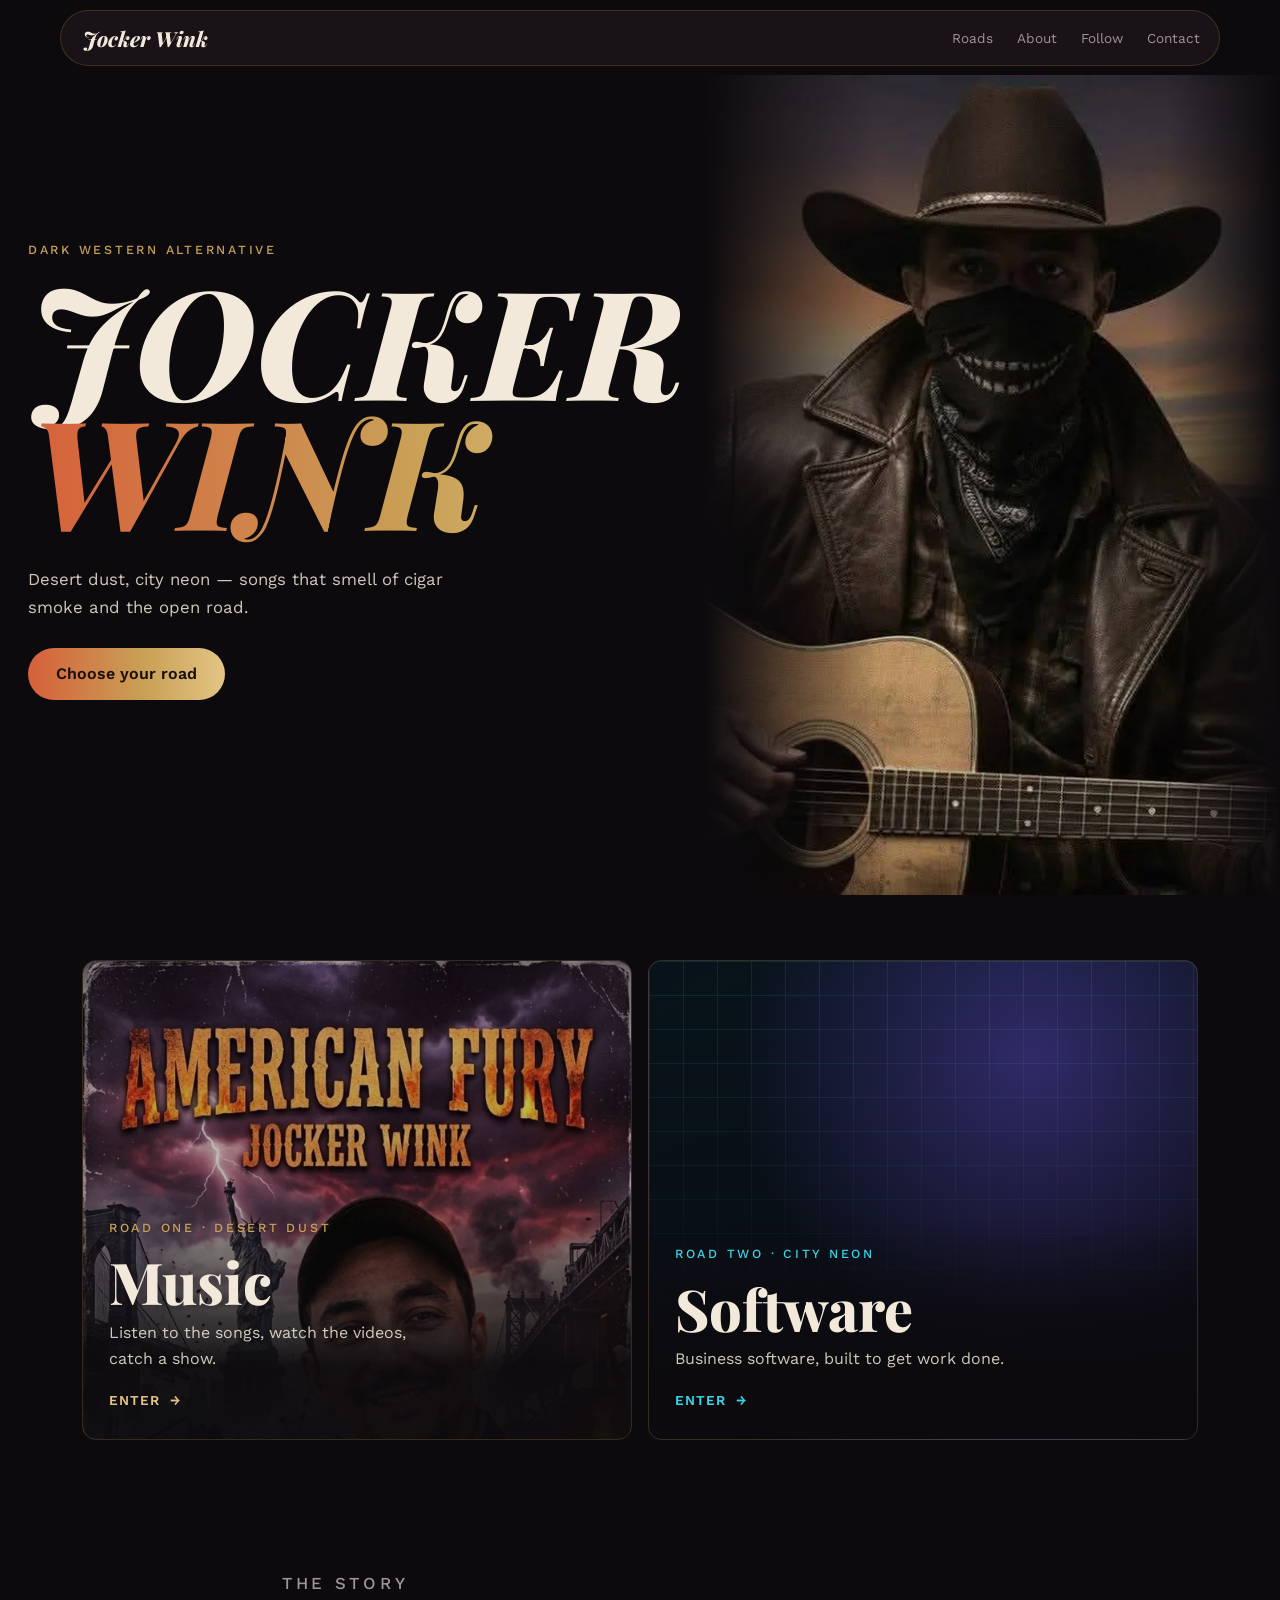
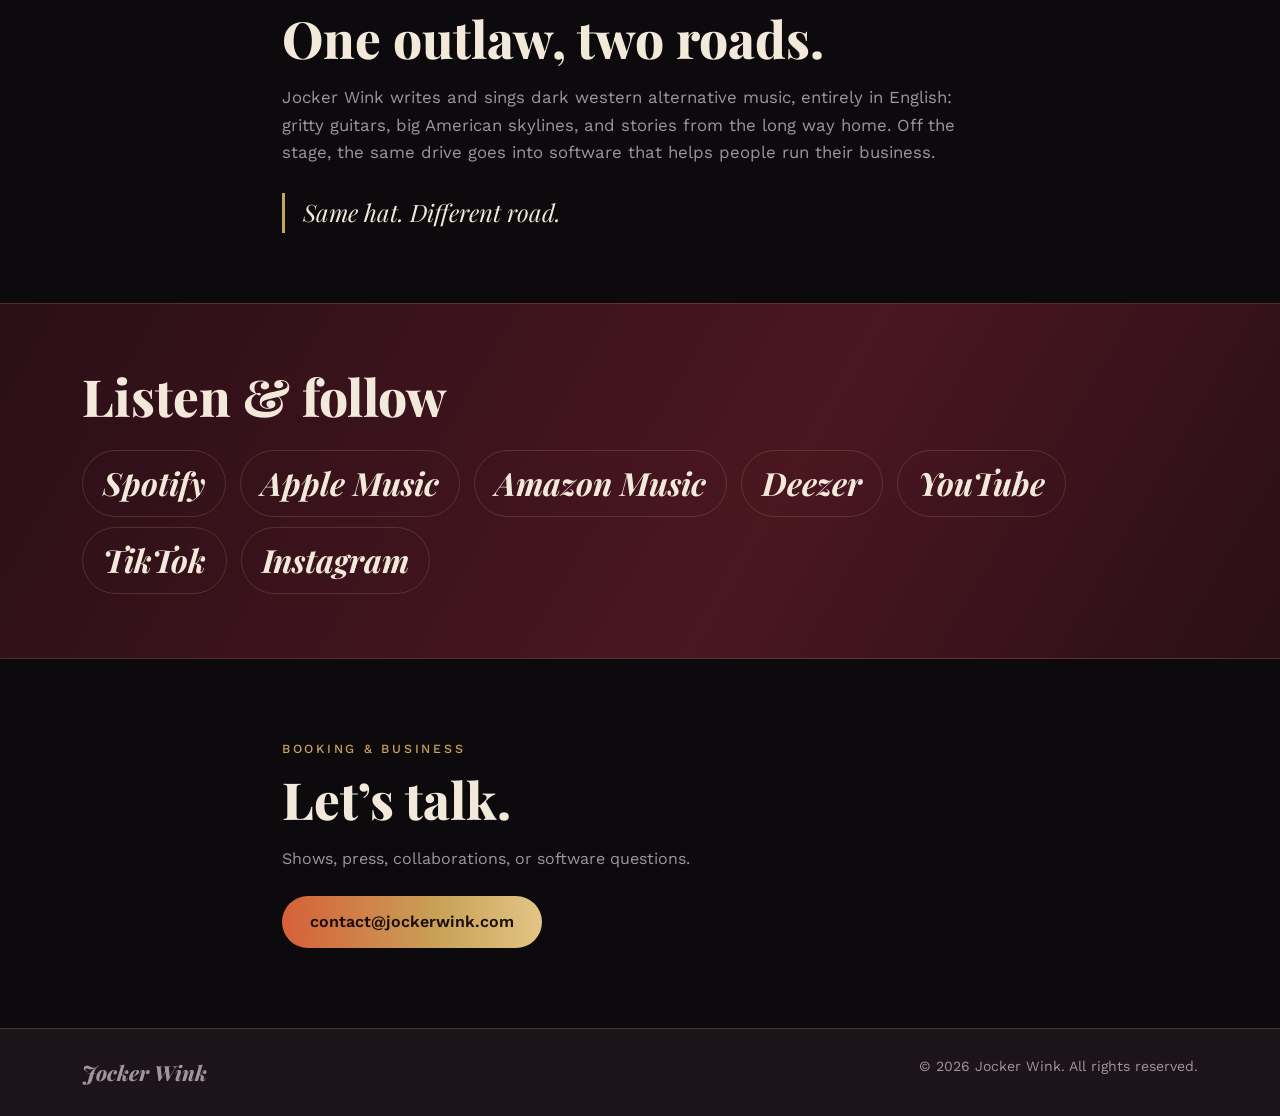
<file: index.html>
<!doctype html>
<html lang="en">
<head>
<meta charset="utf-8">
<meta name="viewport" content="width=device-width, initial-scale=1, viewport-fit=cover">
<title>Jocker Wink — Official Site</title>
<meta name="description" content="The official home of Jocker Wink: dark western alternative music, plus software. Choose your road.">
<meta name="theme-color" content="#0c0a0d">
<link rel="canonical" href="https://jockerwink.com/">
<link rel="icon" href="/favicon.png">
<link rel="apple-touch-icon" href="/apple-touch-icon.png">
<meta property="og:type" content="website">
<meta property="og:title" content="Jocker Wink — Official Site">
<meta property="og:description" content="Dark western alternative music and software. Choose your road.">
<meta property="og:url" content="https://jockerwink.com/">
<meta property="og:image" content="https://jockerwink.com/img/hero.webp">
<meta name="twitter:card" content="summary_large_image">
<link rel="preconnect" href="https://fonts.googleapis.com">
<link rel="preconnect" href="https://fonts.gstatic.com" crossorigin>
<link rel="preload" as="image" href="/img/hero.webp">
<link href="https://fonts.googleapis.com/css2?family=Playfair+Display:ital,wght@0,700;0,800;1,800&family=Work+Sans:wght@400;500;600&display=swap" rel="stylesheet">
<link rel="stylesheet" href="/style.css">
<script type="application/ld+json">
{"@context":"https://schema.org","@type":"MusicGroup","name":"Jocker Wink","url":"https://jockerwink.com","genre":"Dark Western Alternative","sameAs":["https://instagram.com/jockerwink","https://tiktok.com/jockerwink"]}
</script>
</head>
<body>

<header class="bar">
  <div class="capsule">
    <a class="brand" href="#top">Jocker Wink</a>
    <nav aria-label="Main">
      <a href="#roads">Roads</a>
      <a href="#about">About</a>
      <a href="#follow">Follow</a>
      <a href="#contact">Contact</a>
    </nav>
  </div>
</header>

<main id="top">
  <section class="hero">
    <div class="hero-photo"><img src="/img/hero.webp" width="900" height="1125" alt="Jocker Wink in a cowboy hat and leather jacket, guitar in hand" fetchpriority="high"></div>
    <div class="hero-copy wrap">
      <p class="eyebrow">Dark Western Alternative</p>
      <h1><span>Jocker</span><span>Wink</span></h1>
      <p class="lede">Desert dust, city neon — songs that smell of cigar smoke and the open road.</p>
      <a class="btn primary" href="#roads">Choose your road</a>
    </div>
  </section>

  <section id="roads" class="roads">
    <h2 class="sr">Choose your road</h2>
    <a class="door music" href="https://music.jockerwink.com">
      <img src="/img/music.webp" width="700" height="1000" alt="" loading="lazy">
      <div class="door-body">
        <p class="eyebrow">Road one · Desert dust</p>
        <h3>Music</h3>
        <p>Listen to the songs, watch the videos, catch a show.</p>
        <span class="go">Enter <i aria-hidden="true">→</i></span>
      </div>
    </a>
    <a class="door soft" href="https://soft.jockerwink.com">
      <div class="grid" aria-hidden="true"></div>
      <div class="door-body">
        <p class="eyebrow">Road two · City neon</p>
        <h3>Software</h3>
        <p>Business software, built to get work done.</p>
        <span class="go">Enter <i aria-hidden="true">→</i></span>
      </div>
    </a>
  </section>

  <section id="about" class="about wrap">
    <p class="eyebrow">The story</p>
    <h2>One outlaw, two roads.</h2>
    <p>Jocker Wink writes and sings dark western alternative music, entirely in English: gritty guitars, big American skylines, and stories from the long way home. Off the stage, the same drive goes into software that helps people run their business.</p>
    <blockquote>Same hat. Different road.</blockquote>
  </section>

  <section id="follow" class="follow">
    <div class="wrap">
      <h2>Listen &amp; follow</h2>
      <ul class="platforms">
        <li><a href="https://open.spotify.com/intl-fr/artist/6IqkvRGP7xquUEU7rEDaxC" rel="me noopener" target="_blank">Spotify</a></li>
        <li><a href="https://music.apple.com/au/artist/jocker-wink/1844414645" rel="me noopener" target="_blank">Apple Music</a></li>
        <li><a href="https://music.amazon.co.uk/artists/B0FTZXZ78R/jocker-wink" rel="me noopener" target="_blank">Amazon Music</a></li>
        <li><a href="https://www.deezer.com/us/artist/349534821" rel="me noopener" target="_blank">Deezer</a></li>
        <li><a href="https://www.youtube.com/channel/UCsMf_kWadoF5QSCVw-fh7Hg" rel="me noopener" target="_blank">YouTube</a></li>
        <li><a href="https://tiktok.com/jockerwink" rel="me noopener" target="_blank">TikTok</a></li>
        <li><a href="https://instagram.com/jockerwink" rel="me noopener" target="_blank">Instagram</a></li>
      </ul>
    </div>
  </section>

  <section id="contact" class="contact wrap">
    <p class="eyebrow">Booking &amp; business</p>
    <h2>Let’s talk.</h2>
    <p>Shows, press, collaborations, or software questions.</p>
    <a class="btn primary" href="mailto:contact@jockerwink.com">contact@jockerwink.com</a>
  </section>
</main>

<footer class="footer">
  <div class="wrap foot">
    <span class="brand">Jocker Wink</span>
    <span>© <script>document.write(new Date().getFullYear())</script> Jocker Wink. All rights reserved.</span>
  </div>
</footer>
</body>
</html>
</file>
<file: style.css>
:root{--noir:#0c0a0d;--velvet:#1c1419;--wine:#4a1620;--brass:#c9a157;--brass-soft:#e3c585;--ember:#d6603a;--cream:#f2e9da;--smoke:#a0959b;--neon:#38d6e8;--neon-2:#7a5cff;--line:rgba(201,161,87,.22);
--grad:linear-gradient(90deg,var(--ember),var(--brass) 60%,var(--brass-soft));
--display:"Playfair Display",Georgia,serif;--sans:"Work Sans",system-ui,sans-serif}
*{box-sizing:border-box}html{scroll-behavior:smooth;scroll-padding-top:90px}
body{margin:0;background:var(--noir);color:var(--cream);font-family:var(--sans);line-height:1.65;-webkit-font-smoothing:antialiased;overflow-x:hidden}
img{max-width:100%;height:auto;display:block}a{color:inherit;text-decoration:none}
h1,h2,h3{font-family:var(--display);font-weight:800;line-height:1.1;margin:0}p{margin:0}
:focus-visible{outline:2px solid var(--brass-soft);outline-offset:3px;border-radius:4px}
.wrap{max-width:1160px;margin:0 auto;padding:0 22px}
.sr{position:absolute;width:1px;height:1px;overflow:hidden;clip:rect(0 0 0 0)}
.eyebrow{color:var(--brass);font-size:.78rem;letter-spacing:.22em;text-transform:uppercase;font-weight:500;margin-bottom:12px}
.lede{color:var(--cream);opacity:.85;font-size:1.05rem}
.btn{display:inline-flex;padding:13px 28px;border-radius:999px;font-weight:600;transition:transform .15s}
.btn.primary{background:var(--grad);color:#1a0f0a}.btn:hover{transform:translateY(-2px)}

.bar{position:fixed;inset:0 0 auto 0;z-index:50;padding:10px 12px}
.capsule{max-width:1160px;margin:0 auto;display:flex;align-items:center;justify-content:space-between;gap:12px;padding:8px 8px 8px 22px;border:1px solid var(--line);border-radius:999px;background:rgba(28,20,25,.88);backdrop-filter:blur(12px)}
.brand{font-family:var(--display);font-style:italic;font-weight:800;font-size:1.3rem;white-space:nowrap}
.capsule nav{display:flex;gap:2px}.capsule nav a{padding:8px 11px;border-radius:999px;font-size:.85rem;color:var(--smoke)}
.capsule nav a:hover{color:var(--cream);background:rgba(201,161,87,.1)}
@media(max-width:640px){.capsule nav a:nth-child(2),.capsule nav a:nth-child(3){display:none}}

.hero{position:relative}
.hero-photo{height:min(86vh,640px);position:relative}
.hero-photo img{width:100%;height:100%;object-fit:cover;object-position:50% 20%}
.hero-photo::after{content:"";position:absolute;inset:0;background:linear-gradient(180deg,rgba(12,10,13,.5),rgba(12,10,13,0) 24%,rgba(12,10,13,0) 52%,var(--noir))}
.hero-copy{position:relative;z-index:2;margin-top:-150px;padding-bottom:30px}
.hero h1{display:flex;flex-direction:column;font-size:clamp(4.4rem,22vw,9.5rem);font-style:italic;text-transform:uppercase;line-height:.86;margin-bottom:20px}
.hero h1 span:last-child{background:var(--grad);-webkit-background-clip:text;background-clip:text;color:transparent;padding-bottom:.08em}
.hero .lede{max-width:460px;margin-bottom:26px}
@media(min-width:860px){
.hero{display:grid;grid-template-columns:1.05fr 1fr;align-items:center;min-height:100vh;padding-top:70px;max-width:1360px;margin:0 auto}
.hero-photo{order:2;height:calc(100vh - 70px);max-height:820px}
.hero-photo::after{background:linear-gradient(90deg,var(--noir),rgba(12,10,13,0) 30%,rgba(12,10,13,0) 80%,var(--noir))}
.hero-copy{order:1;margin:0;padding-left:28px}}

/* les deux routes */
.roads{display:grid;gap:16px;padding:40px 16px;max-width:1160px;margin:0 auto}
.door{position:relative;display:flex;align-items:flex-end;min-height:360px;border-radius:14px;overflow:hidden;border:1px solid var(--line);transition:transform .25s,border-color .25s}
.door:hover{transform:translateY(-4px)}
.door-body{position:relative;z-index:2;padding:26px;width:100%;background:linear-gradient(0deg,rgba(12,10,13,.95) 30%,rgba(12,10,13,0))}
.door h3{font-size:clamp(2.4rem,8vw,3.6rem);margin-bottom:6px}
.door p:not(.eyebrow){color:var(--cream);opacity:.85;max-width:340px}
.go{display:inline-flex;gap:10px;align-items:center;margin-top:16px;font-weight:600;letter-spacing:.08em;text-transform:uppercase;font-size:.85rem}
.go i{font-style:normal;transition:transform .2s}.door:hover .go i{transform:translateX(6px)}
.music img{position:absolute;inset:0;width:100%;height:100%;object-fit:cover;object-position:top;opacity:.75}
.music:hover{border-color:var(--brass)}.music .go{color:var(--brass-soft)}
.soft{background:radial-gradient(circle at 70% 20%,rgba(122,92,255,.35),transparent 55%),linear-gradient(160deg,#07131a,#0c0a13)}
.soft .grid{position:absolute;inset:0;opacity:.35;background-image:linear-gradient(rgba(56,214,232,.35) 1px,transparent 1px),linear-gradient(90deg,rgba(56,214,232,.35) 1px,transparent 1px);background-size:34px 34px;mask-image:linear-gradient(180deg,#000,transparent 85%)}
.soft .eyebrow,.soft .go{color:var(--neon)}.soft:hover{border-color:var(--neon);box-shadow:0 0 40px rgba(56,214,232,.18)}
@media(min-width:760px){.roads{grid-template-columns:1fr 1fr;padding:60px 22px}.door{min-height:480px}}

.about{padding:70px 22px;max-width:760px}
.about h2,.follow h2,.contact h2{font-size:clamp(2rem,6vw,3.2rem);margin-bottom:18px}
.about p{color:var(--smoke);font-size:1.05rem}
blockquote{font-family:var(--display);font-style:italic;font-size:1.5rem;margin:26px 0 0;padding-left:18px;border-left:3px solid var(--brass)}
.follow{padding:64px 0;border-block:1px solid var(--line);background:linear-gradient(120deg,#2a0f17,var(--wine) 60%,#2a0f17)}
.platforms{list-style:none;padding:0;margin:26px 0 0;display:flex;flex-wrap:wrap;gap:10px 14px}
.platforms a{display:inline-block;font-family:var(--display);font-style:italic;font-weight:700;font-size:clamp(1.3rem,5vw,2rem);padding:6px 20px;border:1px solid var(--line);border-radius:999px;transition:background .2s,color .2s}
.platforms a:hover{background:var(--brass);color:#1a0f0a}
.contact{padding:80px 22px;max-width:760px}.contact p:not(.eyebrow){color:var(--smoke);margin-bottom:24px}
.footer{border-top:1px solid var(--line);background:var(--velvet);padding:26px 0;color:var(--smoke);font-size:.88rem}
.foot{display:flex;justify-content:space-between;flex-wrap:wrap;gap:8px}
@media(prefers-reduced-motion:reduce){*{transition:none!important;scroll-behavior:auto!important}}
</file>
